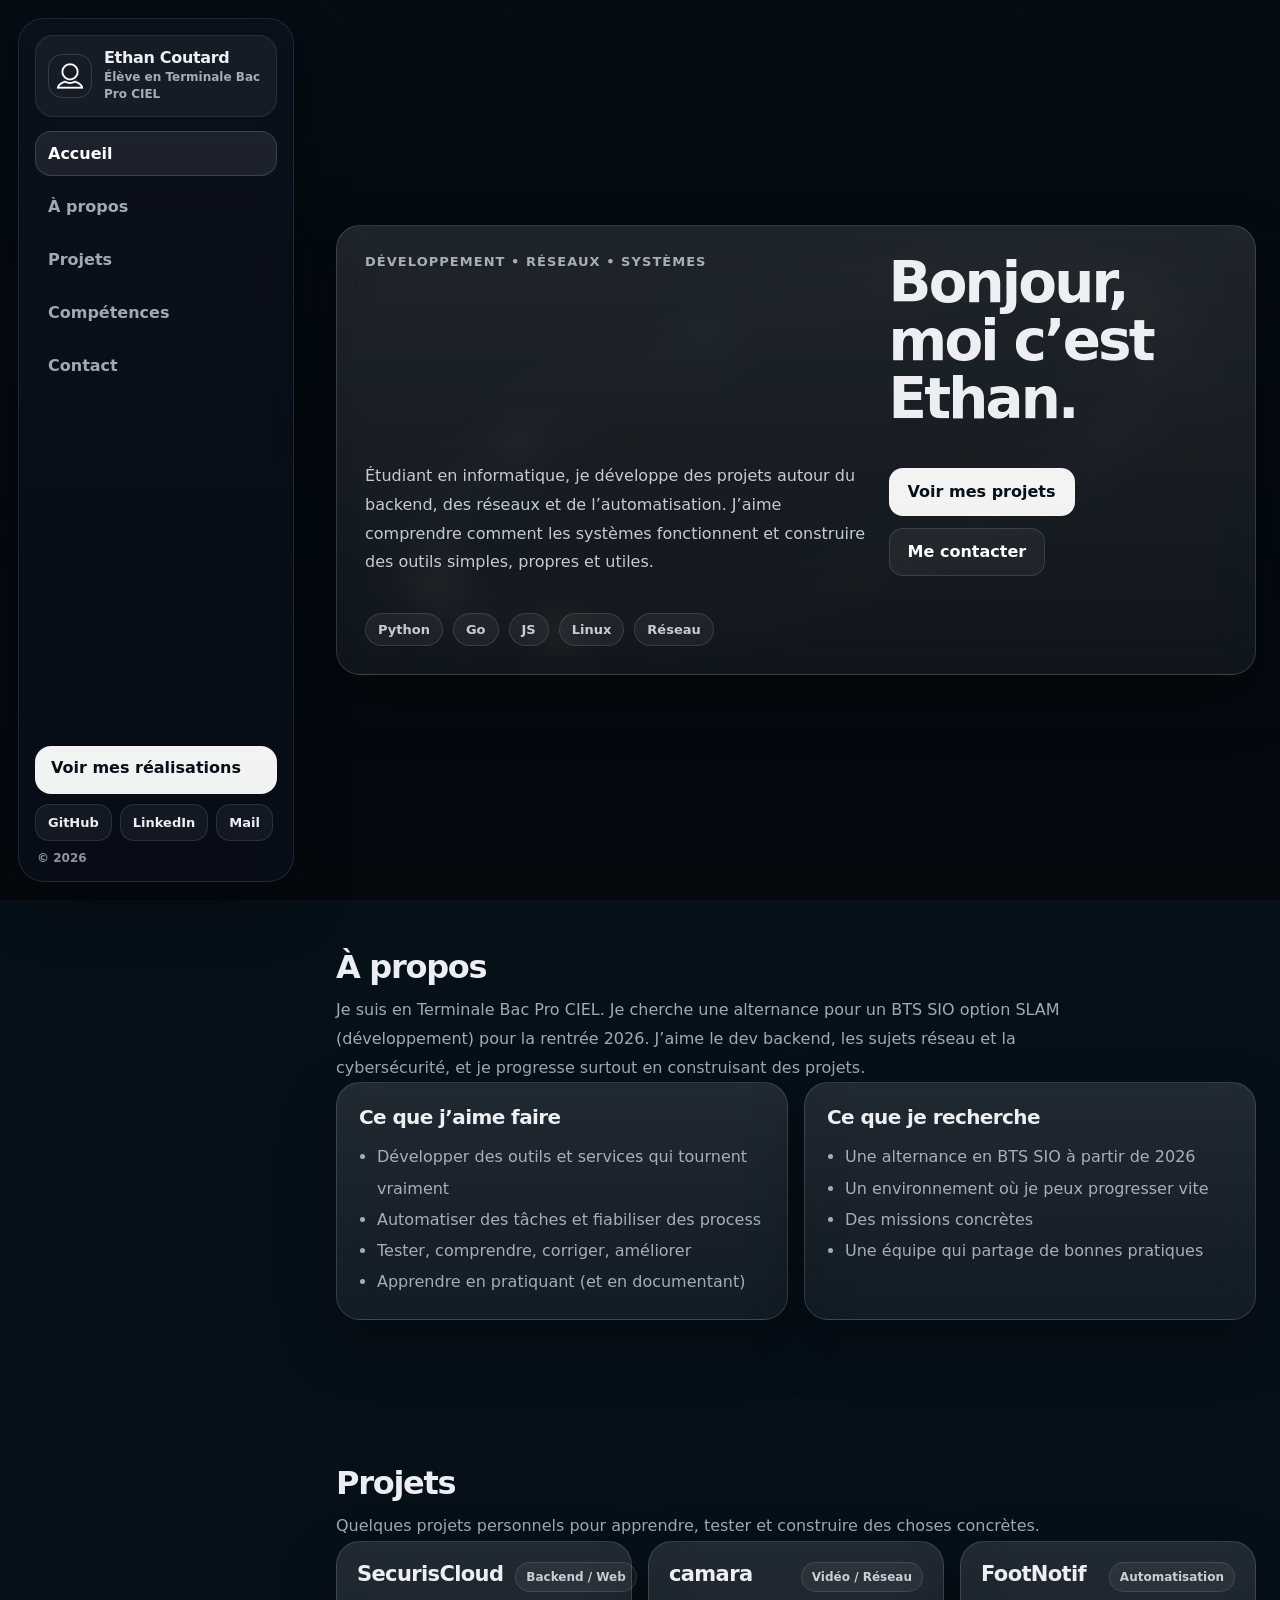
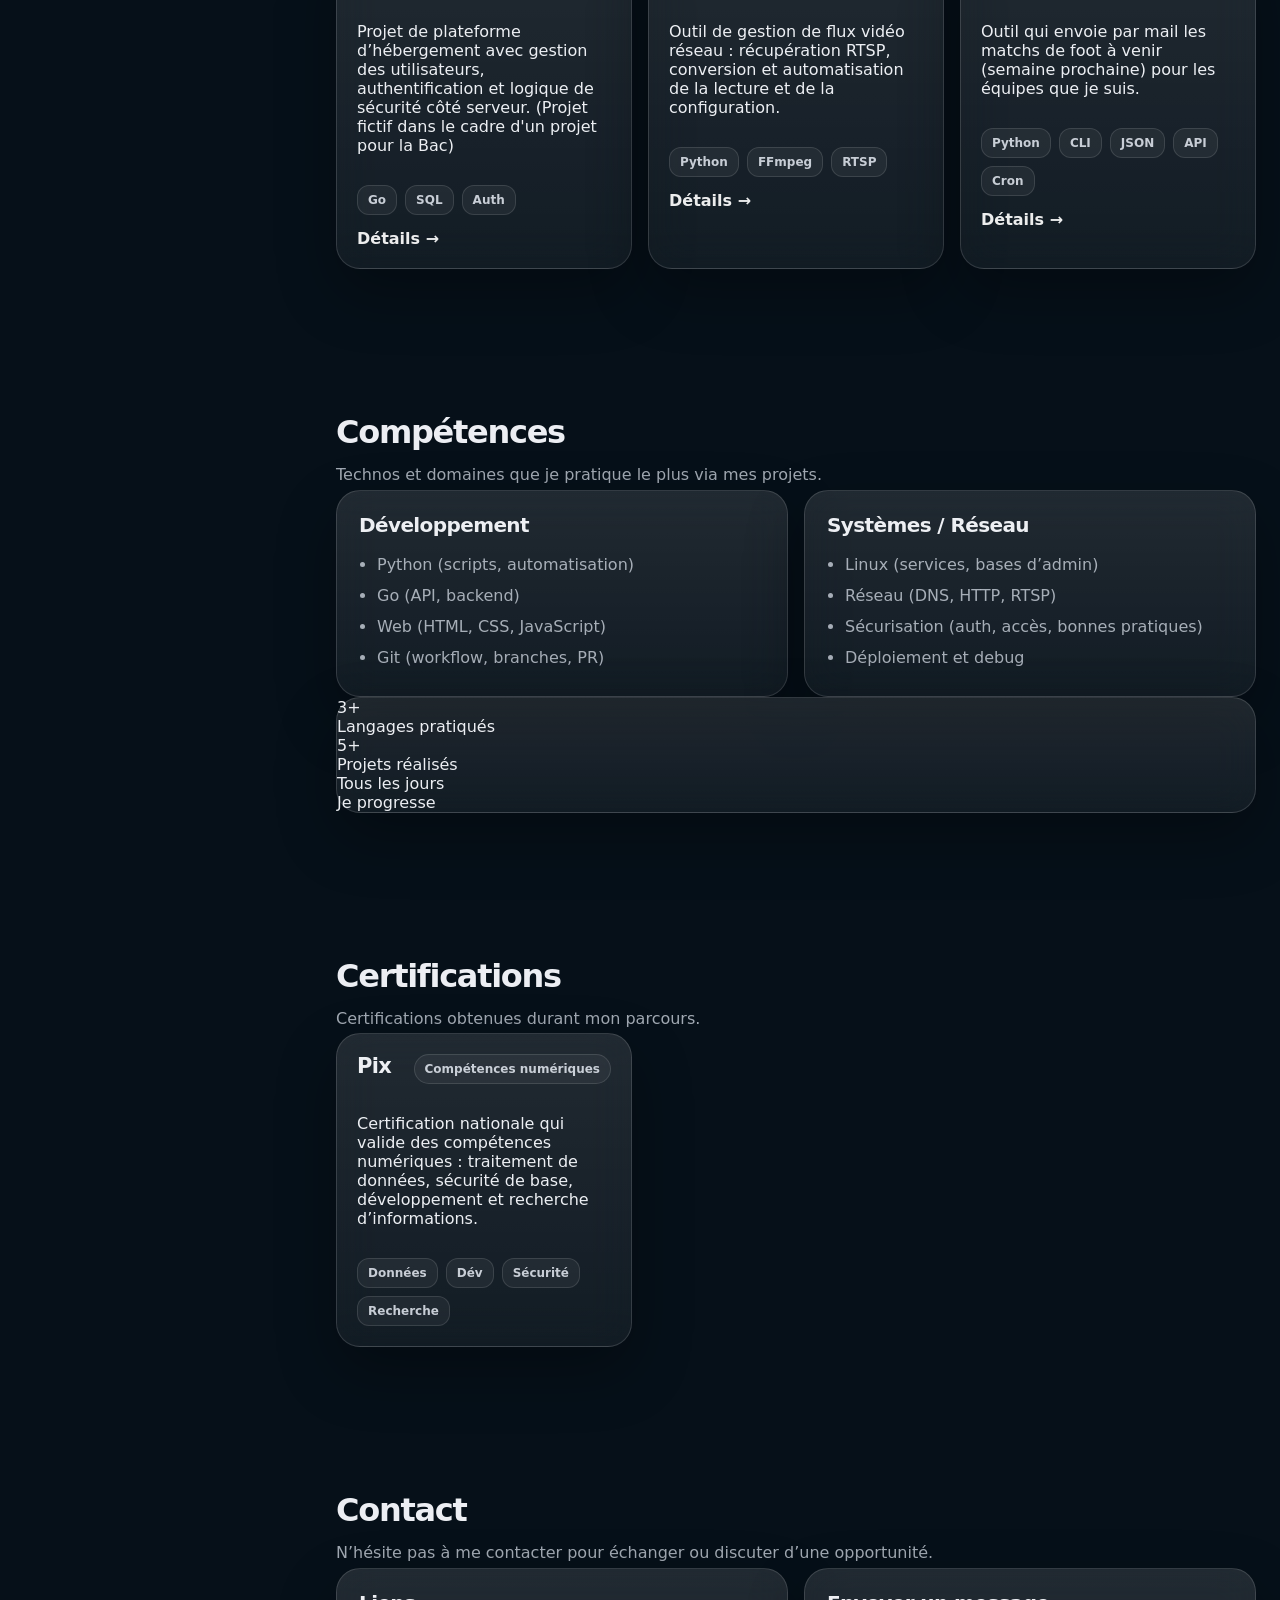
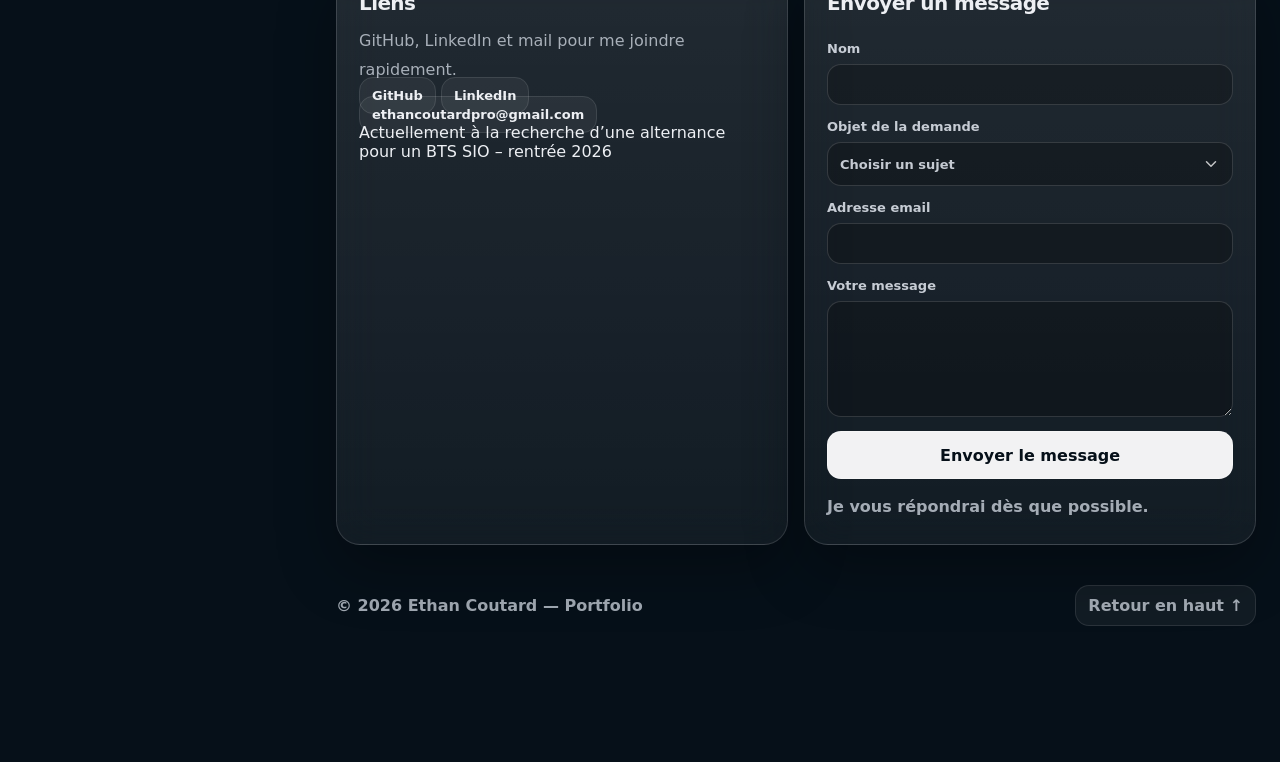
<file: accueuil.html>
<!DOCTYPE html>
<html lang="fr">
<head>
  <meta charset="UTF-8" />
  <meta name="viewport" content="width=device-width, initial-scale=1.0" />
  <title>Ethan Coutard | Portfolio</title>
  <link rel="stylesheet" href="./styles/style.css" />
  <link rel="preconnect" href="https://fonts.googleapis.com">
  <link rel="preconnect" href="https://fonts.gstatic.com" crossorigin>
  <link href="https://fonts.googleapis.com/css2?family=Inter:wght@400;600;800&display=swap" rel="stylesheet">
</head>

<body>
  <div id="loader">
    <div class="loader-content">
      <div class="spinner"></div>
      <p>Chargement du portfolio…</p>
    </div>
  </div>

  <video class="bg-video" id="video" autoplay muted loop playsinline preload="metadata">
  <source src="https://securiscloud.ovh/Pages/background.mp4" type="video/mp4">
  </video>
  <div class="overlay"></div>

  <button class="menu-btn" id="menuBtn" aria-label="Ouvrir le menu" type="button">
    <span></span><span></span><span></span>
  </button>

  <aside class="sidebar" id="sidebar">
    <a class="brand" href="#top">
      <img src="images/profil.png" alt="Photo de profil" width="44" height="44">
      <div class="brand-text">
        <div class="brand-name">Ethan Coutard</div>
        <div class="brand-sub">Élève en Terminale Bac Pro CIEL</div>
      </div>
    </a>

    <nav class="nav">
      <a class="nav-link active" href="#top">Accueil</a>
      <a class="nav-link" href="#about">À propos</a>
      <a class="nav-link" href="#projects">Projets</a>
      <a class="nav-link" href="#skills">Compétences</a>
      <a class="nav-link" href="#contact">Contact</a>
    </nav>

    <div class="sidebar-footer">
      <a class="cta" href="#projects">Voir mes réalisations</a>
      <div class="mini-links">
        <a class="chip" href="https://github.com/EthanCoutard" target="_blank" rel="noreferrer">GitHub</a>
        <a class="chip" href="https://www.linkedin.com/in/ethan-coutard-763733340/" target="_blank" rel="noreferrer">LinkedIn</a>
        <a class="chip" href="mailto:ethancoutardpro@gmail.com">Mail</a>
      </div>
      <div class="small">© <span id="year"></span></div>
    </div>
  </aside>

  <main class="main" id="top">
    <section class="hero">
      <div class="hero-stage">
        <div class="orbit-wrapper">
          <div class="orbit-parallax">
            <div class="orbit-3d">
              <div class="spin-x">
                <div class="spin-y">
                  <div class="spin-z">
                    <div class="orbit-tilt">
                      <div class="orbit-ring"></div>

                      <div class="planets">
                        <span class="p mercury"></span>
                        <span class="p venus"></span>
                        <span class="p earth"></span>
                        <span class="p mars"></span>
                        <span class="p jupiter"></span>
                        <span class="p saturn"><i class="saturn-ring"></i></span>
                        <span class="p uranus"></span>
                        <span class="p neptune"></span>
                      </div>

                    </div>
                  </div>
                </div>
              </div>
            </div>
          </div>
        </div>

        <div class="glass hero-card reveal">
          <p class="kicker">Développement • Réseaux • Systèmes</p>
          <h1 class="title">Bonjour, moi c’est Ethan.</h1>
          <p class="lead">
            Étudiant en informatique, je développe des projets autour du backend, des réseaux et de l’automatisation.
            J’aime comprendre comment les systèmes fonctionnent et construire des outils simples, propres et utiles.
          </p>

          <div class="hero-actions">
            <a class="btn primary" href="#projects">Voir mes projets</a>
            <a class="btn ghost" href="#contact">Me contacter</a>
          </div>

          <div class="badges">
            <span class="badge">Python</span>
            <span class="badge">Go</span>
            <span class="badge">JS</span>
            <span class="badge">Linux</span>
            <span class="badge">Réseau</span>
          </div>
        </div>
      </div>
    </section>

    <section class="section" id="about">
      <div class="section-head reveal">
        <h2>À propos</h2>
        <p>
          Je suis en Terminale Bac Pro CIEL. Je cherche une alternance pour un BTS SIO option SLAM (développement) pour la rentrée 2026.
          J’aime le dev backend, les sujets réseau et la cybersécurité, et je progresse surtout en construisant des projets.
        </p>
      </div>

      <div class="grid-2">
        <div class="glass card reveal">
          <h3>Ce que j’aime faire</h3>
          <ul class="list">
            <li>Développer des outils et services qui tournent vraiment</li>
            <li>Automatiser des tâches et fiabiliser des process</li>
            <li>Tester, comprendre, corriger, améliorer</li>
            <li>Apprendre en pratiquant (et en documentant)</li>
          </ul>
        </div>

        <div class="glass card reveal">
          <h3>Ce que je recherche</h3>
          <ul class="list">
            <li>Une alternance en BTS SIO à partir de 2026</li>
            <li>Un environnement où je peux progresser vite</li>
            <li>Des missions concrètes</li>
            <li>Une équipe qui partage de bonnes pratiques</li>
          </ul>
        </div>
      </div>
    </section>

    <section class="section" id="projects">
      <div class="section-head reveal">
        <h2>Projets</h2>
        <p>Quelques projets personnels pour apprendre, tester et construire des choses concrètes.</p>
      </div>

      <div class="grid-3">
        <article class="glass project reveal">
          <div class="project-top">
            <div class="status">
                <span class="dot-orange"></span>
                <h3>SecurisCloud</h3>
            </div>

            <span class="tag">Backend / Web</span>
          </div>
          <p>
            Projet de plateforme d’hébergement avec gestion des utilisateurs, authentification et logique de sécurité côté serveur. (Projet fictif dans le cadre d'un projet pour la Bac)
          </p>
          <div class="stack">
            <span>Go</span><span>SQL</span><span>Auth</span>
          </div>
          <a class="link" href="#">Détails →</a>
        </article>

        <article class="glass project reveal">
          <div class="project-top">
            <div class="status">
                <span class="dot-orange"></span>
                <h3>camara</h3>
            </div>

            <span class="tag">Vidéo / Réseau</span>
          </div>
          <p>
            Outil de gestion de flux vidéo réseau : récupération RTSP, conversion et automatisation de la lecture et de la configuration.
          </p>
          <div class="stack">
            <span>Python</span><span>FFmpeg</span><span>RTSP</span>
          </div>
          <a class="link" href="#">Détails →</a>
        </article>

        <article class="glass project reveal">
          <div class="project-top">
            <div class="status">
              <span class="dot-orange"></span>
              <h3>FootNotif</h3>
            </div>
            
            <span class="tag">Automatisation</span>
          </div>
          <p>
            Outil qui envoie par mail les matchs de foot à venir (semaine prochaine) pour les équipes que je suis.
          </p>
          <div class="stack">
            <span>Python</span><span>CLI</span><span>JSON</span><span>API</span><span>Cron</span>
          </div>
          <a class="link" href="#">Détails →</a>
        </article>
      </div>
    </section>

    <section class="section" id="skills">
      <div class="section-head reveal">
        <h2>Compétences</h2>
        <p>Technos et domaines que je pratique le plus via mes projets.</p>
      </div>

      <div class="grid-2">
        <div class="glass card reveal">
          <h3>Développement</h3>
          <ul class="list">
            <li>Python (scripts, automatisation)</li>
            <li>Go (API, backend)</li>
            <li>Web (HTML, CSS, JavaScript)</li>
            <li>Git (workflow, branches, PR)</li>
          </ul>
        </div>

        <div class="glass card reveal">
          <h3>Systèmes / Réseau</h3>
          <ul class="list">
            <li>Linux (services, bases d’admin)</li>
            <li>Réseau (DNS, HTTP, RTSP)</li>
            <li>Sécurisation (auth, accès, bonnes pratiques)</li>
            <li>Déploiement et debug</li>
          </ul>
        </div>
      </div>

      <div class="glass stats reveal">
        <div class="stat">
          <div class="stat-value">3+</div>
          <div class="stat-label">Langages pratiqués</div>
        </div>
        <div class="stat">
          <div class="stat-value">5+</div>
          <div class="stat-label">Projets réalisés</div>
        </div>
        <div class="stat">
          <div class="stat-value">Tous les jours</div>
          <div class="stat-label">Je progresse</div>
        </div>
      </div>
    </section>

    <section class="section" id="certifications">
      <div class="section-head reveal">
        <h2>Certifications</h2>
        <p>Certifications obtenues durant mon parcours.</p>
      </div>

      <div class="grid-3">
        <article class="glass project reveal">
          <div class="project-top">
            <h3>Pix</h3>
            <span class="tag">Compétences numériques</span>
          </div>
          <p>
            Certification nationale qui valide des compétences numériques : traitement de données, sécurité de base,
            développement et recherche d’informations.
          </p>
          <div class="stack">
            <span>Données</span><span>Dév</span><span>Sécurité</span><span>Recherche</span>
          </div>
        </article>
      </div>
    </section>

    <section class="section" id="contact">
      <div class="section-head reveal">
        <h2>Contact</h2>
        <p>N’hésite pas à me contacter pour échanger ou discuter d’une opportunité.</p>
      </div>

      <div class="grid-2">
        <div class="glass card reveal">
          <h3>Liens</h3>
          <p class="muted">
            GitHub, LinkedIn et mail pour me joindre rapidement.
          </p>
          <div class="contact-links">
            <a class="chip" href="https://github.com/EthanCoutard" target="_blank" rel="noreferrer">GitHub</a>
            <a class="chip" href="https://www.linkedin.com/in/ethan-coutard-763733340/" target="_blank" rel="noreferrer">LinkedIn</a>
            <a class="chip" href="mailto:ethancoutardpro@gmail.com">ethancoutardpro@gmail.com</a>
          </div>
          <div class="status">
            <span class="dot"></span>
            Actuellement à la recherche d’une alternance pour un BTS SIO – rentrée 2026
          </div>
        </div>

        <form class="glass card reveal form" onsubmit="return sendMail(event)">
          <h3>Envoyer un message</h3>

          <label class="field">
            <span>Nom</span>
            <input id="name" type="text" autocomplete="name" required />
          </label>

          <label class="field">
            <span>Objet de la demande</span>

            <div class="cselect" data-select="objet-mail">
              <button class="cselect-btn" type="button" aria-haspopup="listbox" aria-expanded="false">
                <span class="cselect-value">Choisir un sujet</span>
                <span class="cselect-arrow" aria-hidden="true"></span>
              </button>

              <div class="cselect-menu" role="listbox" tabindex="-1">
                <button class="cselect-item" type="button" role="option" data-value="Demande de CV">Recevoir mon CV</button>
                <button class="cselect-item" type="button" role="option" data-value="Proposition de stage">Proposition de stage / alternance</button>
                <button class="cselect-item" type="button" role="option" data-value="Projet freelance">Projet informatique</button>
                <button class="cselect-item" type="button" role="option" data-value="Question">Question</button>
                <button class="cselect-item" type="button" role="option" data-value="Autre">Autre</button>
              </div>
            </div>

            <select name="objet" id="objet-mail" required hidden>
              <option value="">Choisir un sujet</option>
              <option value="Demande de CV">Recevoir mon CV</option>
              <option value="Proposition de stage">Proposition de stage / alternance</option>
              <option value="Projet freelance">Projet informatique</option>
              <option value="Question">Question</option>
              <option value="Autre">Autre</option>
            </select>
          </label>

          <label class="field">
            <span>Adresse email</span>
            <input id="email" type="email" autocomplete="email" required />
          </label>

          <label class="field">
            <span>Votre message</span>
            <textarea id="message" rows="6" required></textarea>
          </label>

          <button class="btn primary" type="submit">Envoyer le message</button>
          <p class="hint" id="hint">Je vous répondrai dès que possible.</p>
        </form>
      </div>

      <footer class="footer">
        <div class="footer-inner">
          <span>© <span id="year2"></span> Ethan Coutard — Portfolio</span>
          <a class="backtop" href="#top">Retour en haut ↑</a>
        </div>
      </footer>
    </section>
  </main>

  <script src="./scripts/script.js"></script>
</body>
</html>
</file>
<file: styles/style.css>
:root{
  --font:'Manrope',system-ui,-apple-system,BlinkMacSystemFont,'Segoe UI',sans-serif;
  --text:rgba(246,248,252,.96);
  --muted:rgba(222,228,239,.72);
  --muted-strong:rgba(232,237,246,.84);
  --text-subtle:rgba(255,255,255,.56);
  --border:rgba(255,255,255,.14);
  --border-strong:rgba(255,255,255,.22);
  --shadow:0 24px 60px rgba(0,0,0,.30);
  --shadow-strong:0 32px 72px rgba(0,0,0,.45);
  --body-bg:#061019;
  --loader-bg:#02060d;
  --fallback-bg:linear-gradient(180deg, #0b121a 0%, #121a24 50%, #0b1218 100%);
  --overlay-bg:linear-gradient(180deg, rgba(4,8,13,.34) 0%, rgba(4,8,13,.58) 28%, rgba(4,8,13,.82) 100%);
  --glass-fill:linear-gradient(180deg, rgba(255,255,255,.11), rgba(255,255,255,.05));
  --glass-hover:linear-gradient(180deg, rgba(255,255,255,.13), rgba(255,255,255,.07));
  --sidebar-fill:linear-gradient(180deg, rgba(12,18,30,.78), rgba(10,16,28,.56));
  --surface-soft:rgba(255,255,255,.05);
  --surface-soft-strong:rgba(255,255,255,.08);
  --surface-border-soft:rgba(255,255,255,.10);
  --surface-border-subtle:rgba(255,255,255,.08);
  --surface-text-strong:#fff;
  --button-fill:rgba(255,255,255,.06);
  --button-text:#fff;
  --button-border:rgba(255,255,255,.12);
  --accent-fill:rgba(255,255,255,.95);
  --accent-text:#061019;
  --accent-border:rgba(255,255,255,.26);
  --secondary-fill:rgba(255,255,255,.08);
  --secondary-border:rgba(255,255,255,.14);
  --field-bg:rgba(0,0,0,.24);
  --field-bg-focus:rgba(0,0,0,.30);
  --field-border:rgba(255,255,255,.14);
  --field-border-focus:rgba(255,255,255,.32);
  --control-bg:rgba(10,16,28,.72);
  --control-border:rgba(255,255,255,.12);
  --control-text:rgba(246,248,252,.96);
  --sidebar:276px;
}

html[data-theme="light"]{
  --text:rgba(21,32,51,.96);
  --muted:rgba(83,96,116,.76);
  --muted-strong:rgba(43,55,72,.88);
  --text-subtle:rgba(83,96,116,.76);
  --border:rgba(20,32,51,.10);
  --border-strong:rgba(20,32,51,.18);
  --shadow:0 20px 48px rgba(15,23,42,.08);
  --shadow-strong:0 28px 60px rgba(15,23,42,.12);
  --body-bg:#eef2f6;
  --loader-bg:#eef2f6;
  --fallback-bg:linear-gradient(180deg, #f8fafc 0%, #edf2f7 52%, #e6ecf3 100%);
  --overlay-bg:linear-gradient(180deg, rgba(245,247,250,.18) 0%, rgba(240,244,249,.46) 30%, rgba(235,240,246,.72) 100%);
  --glass-fill:linear-gradient(180deg, rgba(255,255,255,.88), rgba(255,255,255,.74));
  --glass-hover:linear-gradient(180deg, rgba(255,255,255,.96), rgba(255,255,255,.82));
  --sidebar-fill:linear-gradient(180deg, rgba(255,255,255,.92), rgba(247,249,252,.86));
  --surface-soft:rgba(255,255,255,.74);
  --surface-soft-strong:rgba(255,255,255,.90);
  --surface-border-soft:rgba(20,32,51,.08);
  --surface-border-subtle:rgba(20,32,51,.06);
  --surface-text-strong:#152033;
  --button-fill:rgba(255,255,255,.74);
  --button-text:#152033;
  --button-border:rgba(20,32,51,.10);
  --accent-fill:#152033;
  --accent-text:#f7f9fc;
  --accent-border:#152033;
  --secondary-fill:rgba(21,32,51,.06);
  --secondary-border:rgba(21,32,51,.10);
  --field-bg:rgba(255,255,255,.78);
  --field-bg-focus:#fff;
  --field-border:rgba(20,32,51,.10);
  --field-border-focus:rgba(20,32,51,.22);
  --control-bg:rgba(255,255,255,.90);
  --control-border:rgba(20,32,51,.08);
  --control-text:#152033;
}

*{box-sizing:border-box}
html,body{margin:0;padding:0;height:100%;scroll-behavior:smooth}
body{
  position:relative;
  overflow-x:hidden;
  font-family:var(--font);
  color:var(--text);
  background:var(--body-bg);
}

body.menu-open{
  overflow:hidden;
}
a,button{font:inherit}
a{color:inherit;text-decoration:none}

.bg-video{
  position:fixed;
  inset:0;
  width:100vw;
  height:100vh;
  object-fit:cover;
  object-position:center center;
  z-index:-999;
  pointer-events:none;
  opacity:0;
  filter:brightness(.34) saturate(.78) contrast(1.02);
  transition:opacity .6s ease;
}

.bg-video.loaded{
  opacity:1;
}

.bg-fallback{
  position:fixed;
  inset:0;
  z-index:-1000;
  pointer-events:none;
  background:var(--fallback-bg);
}

.overlay{
  position:fixed;
  inset:0;
  background:var(--overlay-bg);
  z-index:-998;
  pointer-events:none;
}

.glass{
  background:var(--glass-fill);
  border:1px solid var(--border);
  border-radius:24px;
  box-shadow:var(--shadow);
  backdrop-filter:blur(20px);
  -webkit-backdrop-filter:blur(20px);
}

#loader{
  position:fixed;
  inset:0;
  display:flex;
  align-items:center;
  justify-content:center;
  background:var(--loader-bg);
  z-index:99999;
  transition:opacity .6s ease, visibility .6s ease;
}

#loader.hidden{
  opacity:0;
  visibility:hidden;
}

.loader-content{
  display:flex;
  flex-direction:column;
  align-items:center;
  gap:18px;
}

.spinner{
  width:54px;
  height:54px;
  border-radius:999px;
  border:4px solid var(--border);
  border-top-color:var(--surface-text-strong);
  animation:spin 1s linear infinite;
}

@keyframes spin{
  from{transform:rotate(0deg)}
  to{transform:rotate(360deg)}
}

.sidebar{
  position:fixed;
  top:18px;
  left:18px;
  width:var(--sidebar);
  height:calc(100vh - 36px);
  padding:16px;
  display:flex;
  flex-direction:column;
  gap:14px;
  z-index:1000;
  border-radius:26px;
  background:var(--sidebar-fill);
  border:1px solid var(--surface-border-soft);
  backdrop-filter:blur(20px);
  -webkit-backdrop-filter:blur(20px);
  box-shadow:var(--shadow);
  overflow-y:auto;
  overscroll-behavior:contain;
  scrollbar-width:thin;
}

.brand{
  display:flex;
  align-items:center;
  gap:12px;
  padding:12px;
  border-radius:18px;
  background:var(--surface-soft);
  border:1px solid var(--surface-border-subtle);
}

.brand img{
  border-radius:14px;
  border:1px solid var(--border);
}

.brand-text{display:flex;flex-direction:column;gap:2px}
.brand-name{font-weight:800;letter-spacing:-.02em}
.brand-sub{font-size:12px;color:var(--muted);font-weight:700;line-height:1.45}

.nav{
  display:flex;
  flex-direction:column;
  gap:8px;
}

.nav-link{
  padding:12px;
  border-radius:16px;
  color:var(--muted);
  font-weight:700;
  border:1px solid transparent;
  transition:transform .18s ease, background .18s ease, color .18s ease, border-color .18s ease;
}

.nav-link:hover{
  transform:translateY(-1px);
  background:var(--surface-soft-strong);
  color:var(--text);
}

.nav-link.active{
  background:var(--surface-soft-strong);
  border-color:var(--border);
  color:var(--surface-text-strong);
}

.sidebar-footer{
  margin-top:auto;
  display:flex;
  flex-direction:column;
  gap:10px;
}

.cta{
  min-height:48px;
  padding:12px 16px;
  border:none;
  border-radius:16px;
  background:var(--accent-fill);
  color:var(--accent-text);
  font-weight:800;
  cursor:pointer;
  transition:transform .18s ease, opacity .18s ease;
}

.cta:hover{transform:translateY(-1px);opacity:.96}

.mini-links{
  display:flex;
  flex-wrap:wrap;
  gap:8px;
}

.chip{
  padding:10px 12px;
  border-radius:14px;
  background:var(--surface-soft);
  border:1px solid var(--surface-border-soft);
  font-size:13px;
  font-weight:700;
  transition:transform .18s ease, background .18s ease, border-color .18s ease;
}

.chip:hover{
  transform:translateY(-1px);
  background:var(--surface-soft-strong);
  border-color:var(--border);
}

.small{
  padding-left:2px;
  font-size:12px;
  font-weight:700;
  color:var(--text-subtle);
}

.main{
  position:relative;
  z-index:1;
  margin-left:calc(var(--sidebar) + 36px);
  padding:24px 24px 64px;
}

.hero{
  min-height:calc(100vh - 48px);
  display:grid;
  place-items:center;
}

.hero-stage{
  position:relative;
  width:min(1100px,100%);
}

.hero-card{
  position:relative;
  z-index:5;
  width:min(1100px,100%);
  padding:28px;
  display:grid;
  grid-template-columns:minmax(0,1.2fr) minmax(280px,.8fr);
  gap:16px;
  align-items:start;
}

.hero-copy{
  display:flex;
  flex-direction:column;
  min-width:0;
}

.kicker{
  margin:0 0 14px;
  color:var(--muted);
  font-size:13px;
  font-weight:800;
  letter-spacing:.08em;
  text-transform:uppercase;
}

.title{
  margin:0;
  max-width:16ch;
  font-size:clamp(36px, 4.4vw, 60px);
  line-height:1.03;
  letter-spacing:-.05em;
}

.lead{
  margin:18px 0 0;
  max-width:64ch;
  color:var(--muted-strong);
  line-height:1.8;
  font-size:16px;
}

.hero-note{
  margin:14px 0 0;
  color:var(--muted-strong);
  font-size:14px;
  font-weight:700;
  line-height:1.7;
}

.hero-actions{
  display:flex;
  gap:12px;
  flex-wrap:wrap;
  margin-top:24px;
}

.btn{
  display:inline-flex;
  align-items:center;
  justify-content:center;
  min-height:48px;
  padding:12px 18px;
  border-radius:14px;
  border:1px solid var(--button-border, var(--border));
  background:var(--button-fill);
  color:var(--button-text);
  font-weight:800;
  cursor:pointer;
  transition:transform .18s ease, opacity .18s ease, background .18s ease, border-color .18s ease;
}

.btn:hover{transform:translateY(-1px);opacity:.97}

.btn.primary{
  background:var(--accent-fill);
  color:var(--accent-text);
  border-color:var(--accent-border);
}

.btn.secondary{
  background:var(--secondary-fill);
  border-color:var(--secondary-border);
}

.btn.ghost{
  background:var(--surface-soft);
}

.badges{
  display:flex;
  flex-wrap:wrap;
  gap:10px;
  margin-top:20px;
}

.badge{
  padding:8px 12px;
  border-radius:999px;
  background:var(--surface-soft);
  border:1px solid var(--button-border, var(--border));
  color:var(--muted-strong);
  font-size:13px;
  font-weight:800;
}

.hero-panels{
  display:grid;
  gap:12px;
  min-width:0;
}

.info-panel{
  padding:16px;
  border-radius:18px;
  background:var(--surface-soft);
  border:1px solid var(--surface-border-soft);
}

.info-label{
  display:block;
  margin-bottom:8px;
  color:var(--muted);
  font-size:11px;
  font-weight:800;
  letter-spacing:.08em;
  text-transform:uppercase;
}

.info-value{
  display:block;
  font-size:17px;
  line-height:1.45;
  letter-spacing:-.03em;
}

.info-panel p{
  margin:10px 0 0;
  color:var(--muted);
  line-height:1.65;
}

.section{
  padding:72px 0;
  scroll-margin-top:120px;
}

.section-head{
  max-width:760px;
  display:flex;
  flex-direction:column;
  gap:10px;
}

.section-head h2{
  margin:0;
  font-size:32px;
  letter-spacing:-.04em;
}

.section-head p{
  margin:0;
  color:var(--muted);
  line-height:1.8;
}

.section-head-row{
  display:flex;
  align-items:flex-end;
  justify-content:space-between;
  gap:20px;
  margin-bottom:22px;
}

.section-link{
  flex-shrink:0;
  padding:11px 14px;
  border-radius:14px;
  background:var(--surface-soft);
  border:1px solid var(--surface-border-soft);
  font-weight:800;
  transition:transform .18s ease, background .18s ease, border-color .18s ease;
}

.section-link:hover{
  transform:translateY(-1px);
  background:var(--surface-soft-strong);
  border-color:var(--border);
}

.grid-2{
  display:grid;
  grid-template-columns:repeat(2,minmax(0,1fr));
  gap:16px;
}

.grid-3{
  display:grid;
  grid-template-columns:repeat(3,minmax(0,1fr));
  gap:16px;
}

.card{
  padding:22px;
}

.card h3{
  margin:0 0 12px;
  font-size:20px;
  letter-spacing:-.03em;
}

.card p{
  margin:0;
  color:var(--muted);
  line-height:1.8;
}

.list{
  margin:0;
  padding-left:18px;
  color:var(--muted);
  line-height:1.95;
}

.tight li + li{
  margin-top:4px;
}

.project{
  padding:20px;
  display:flex;
  flex-direction:column;
  gap:14px;
  transition:transform .18s ease, background .18s ease, border-color .18s ease, box-shadow .18s ease;
}

.project:hover{
  transform:translateY(-2px);
  background:var(--glass-hover);
  border-color:var(--border-strong);
  box-shadow:var(--shadow-strong);
}

.project-top{
  display:flex;
  align-items:flex-start;
  justify-content:space-between;
  gap:12px;
}

.project h3{
  margin:0;
  font-size:21px;
  letter-spacing:-.03em;
}

.tag{
  padding:7px 10px;
  border-radius:999px;
  background:var(--surface-soft);
  border:1px solid var(--button-border, var(--border));
  font-size:12px;
  font-weight:800;
  color:var(--muted-strong);
  white-space:nowrap;
}

.project-details{
  margin:0;
  padding:0;
  list-style:none;
  display:grid;
  gap:10px;
}

.project-details li{
  padding:13px 14px;
  border-radius:16px;
  background:var(--surface-soft);
  border:1px solid var(--surface-border-soft);
  color:var(--muted-strong);
  line-height:1.72;
  font-size:14px;
}

.project-details strong{
  display:block;
  margin-bottom:6px;
  color:var(--muted);
  font-size:11px;
  font-weight:800;
  letter-spacing:.08em;
  text-transform:uppercase;
}

.stack{
  display:flex;
  flex-wrap:wrap;
  gap:8px;
}

.stack span,
.pill{
  padding:7px 10px;
  border-radius:12px;
  background:var(--surface-soft);
  border:1px solid var(--button-border, var(--border));
  color:var(--muted-strong);
  font-size:12px;
  font-weight:800;
}

.project-actions{
  margin-top:auto;
  display:flex;
  align-items:center;
  justify-content:flex-end;
  gap:10px;
  flex-wrap:wrap;
}

.link{
  font-weight:800;
  color:var(--surface-text-strong);
  opacity:.92;
  transition:opacity .18s ease;
}

.link:hover{opacity:1}

.timeline{
  display:grid;
  gap:16px;
}

.company-card{
  padding:22px;
  display:flex;
  flex-direction:column;
  gap:16px;
}

.company-card-featured{
  background:var(--glass-hover);
  border-color:var(--border-strong);
  box-shadow:var(--shadow-strong);
}

.company-head{
  display:flex;
  align-items:flex-start;
  justify-content:space-between;
  gap:16px;
}

.company-ident{
  display:flex;
  flex-direction:column;
  gap:4px;
}

.company-kicker{
  margin:0;
  color:var(--muted);
  font-size:11px;
  font-weight:800;
  letter-spacing:.08em;
  text-transform:uppercase;
}

.company-head h3{
  margin:0;
  font-size:24px;
  letter-spacing:-.03em;
}

.company-location{
  margin:0;
  color:var(--muted-strong);
  font-weight:700;
}

.company-badge{
  flex-shrink:0;
  padding:8px 12px;
  border-radius:999px;
  background:var(--surface-soft);
  border:1px solid var(--button-border, var(--border));
  color:var(--muted-strong);
  font-size:12px;
  font-weight:800;
}

.company-summary{
  margin:0;
  color:var(--muted);
  line-height:1.8;
}

.period-list{
  display:grid;
  gap:12px;
}

.period-item{
  padding:16px;
  border-radius:18px;
  background:var(--surface-soft);
  border:1px solid var(--surface-border-soft);
  display:flex;
  flex-direction:column;
  gap:12px;
}

.period-item-featured{
  background:var(--glass-hover);
  border-color:var(--border);
}

.period-meta{
  display:flex;
  align-items:center;
  justify-content:space-between;
  gap:12px;
  color:var(--muted);
  font-size:13px;
  font-weight:700;
}

.period-meta strong{
  color:var(--surface-text-strong);
  font-size:13px;
  font-weight:800;
}

.period-item h4{
  margin:0;
  font-size:18px;
  letter-spacing:-.03em;
}

.period-item p{
  margin:0;
  color:var(--muted);
  line-height:1.8;
}

.experience-proof{
  padding:16px;
  border-radius:18px;
  background:var(--surface-soft);
  border:1px solid var(--surface-border-soft);
}

.experience-proof span{
  display:block;
  margin-bottom:8px;
  color:var(--muted);
  font-size:11px;
  font-weight:800;
  letter-spacing:.08em;
  text-transform:uppercase;
}

.experience-proof p{
  margin:0;
  color:var(--muted-strong);
  line-height:1.75;
}

.experience-grid{
  margin-top:16px;
}

.skill-card{
  display:flex;
  flex-direction:column;
  gap:14px;
}

.pills{
  display:flex;
  flex-wrap:wrap;
  gap:8px;
}

.indicators{
  margin-top:18px;
  padding:16px;
  display:grid;
  grid-template-columns:repeat(3,minmax(0,1fr));
  gap:12px;
}

.indicator{
  padding:16px;
  border-radius:18px;
  background:var(--surface-soft);
  border:1px solid var(--surface-border-soft);
}

.indicator span{
  display:block;
  margin-bottom:8px;
  color:var(--muted);
  font-size:11px;
  font-weight:800;
  letter-spacing:.08em;
  text-transform:uppercase;
}

.indicator strong{
  display:block;
  font-size:17px;
  line-height:1.55;
  letter-spacing:-.03em;
}

.muted{color:var(--muted)}

.contact-card{
  display:flex;
  flex-direction:column;
  gap:14px;
}

.contact-actions{
  display:flex;
  flex-direction:column;
  gap:10px;
}

.contact-action{
  display:flex;
  flex-direction:column;
  gap:6px;
  width:100%;
  padding:14px 16px;
  text-align:left;
  border:none;
  border-radius:16px;
  background:var(--surface-soft);
  border:1px solid var(--surface-border-soft);
  color:var(--surface-text-strong);
  transition:transform .18s ease, background .18s ease, border-color .18s ease;
}

.contact-action:hover{
  transform:translateY(-1px);
  background:var(--surface-soft-strong);
  border-color:var(--border);
}

.contact-action span{
  color:var(--muted);
  font-size:11px;
  font-weight:800;
  letter-spacing:.08em;
  text-transform:uppercase;
}

.contact-action strong{
  font-size:15px;
  line-height:1.55;
}

.contact-action-button{
  cursor:pointer;
}

.availability{
  display:flex;
  align-items:flex-start;
  gap:10px;
  color:var(--muted);
  font-weight:700;
  line-height:1.7;
}

.availability-dot{
  width:10px;
  height:10px;
  margin-top:8px;
  flex-shrink:0;
  border-radius:999px;
  background:#53ff9f;
  box-shadow:0 0 12px rgba(83,255,159,.85);
}

.form{
  display:flex;
  flex-direction:column;
  gap:14px;
}

.field{
  display:flex;
  flex-direction:column;
  gap:8px;
}

.field span{
  color:var(--muted-strong);
  font-size:13px;
  font-weight:800;
}

input,textarea{
  width:100%;
  padding:12px;
  border-radius:14px;
  border:1px solid var(--field-border);
  background:var(--field-bg);
  color:var(--text);
  outline:none;
  font-family:var(--font);
}

input:focus,textarea:focus{
  border-color:var(--field-border-focus);
  background:var(--field-bg-focus);
}

.hint{
  margin:0;
  min-height:18px;
  color:var(--muted);
  font-weight:700;
  line-height:1.6;
}

.footer{
  margin-top:40px;
}

.footer-inner{
  display:flex;
  align-items:center;
  justify-content:space-between;
  gap:12px;
  color:var(--muted);
  font-weight:800;
}

.backtop{
  padding:10px 12px;
  border-radius:14px;
  background:var(--surface-soft);
  border:1px solid var(--surface-border-soft);
  transition:transform .18s ease, background .18s ease, border-color .18s ease;
}

.backtop:hover{
  transform:translateY(-1px);
  background:var(--surface-soft-strong);
  border-color:var(--border);
}

.reveal{opacity:1;transform:none}

html.js .reveal{
  opacity:0;
  transform:translateY(10px);
  transition:opacity .6s ease, transform .6s ease;
}

html.js .reveal.show{
  opacity:1;
  transform:translateY(0);
}

.menu-btn{
  display:none;
  position:fixed;
  top:18px;
  left:18px;
  width:46px;
  height:46px;
  border:none;
  border-radius:16px;
  background:var(--control-bg);
  border:1px solid var(--control-border);
  backdrop-filter:blur(16px);
  -webkit-backdrop-filter:blur(16px);
  z-index:1200;
}

.menu-btn span{
  display:block;
  width:18px;
  height:2px;
  margin:4px auto;
  border-radius:999px;
  background:var(--surface-text-strong);
}

.orbit-wrapper{
  position:absolute;
  inset:0;
  display:none;
  place-items:center;
  pointer-events:none;
  z-index:4;
}

.orbit-3d{
  width:clamp(560px, 85vmin, 1400px);
  aspect-ratio:1/1;
  position:absolute;
  top:50%;
  left:50%;
  transform:translate(-50%,-50%);
  transform-style:preserve-3d;
}

.spin-x,.spin-y,.spin-z,.orbit-tilt{
  width:100%;
  height:100%;
  transform-style:preserve-3d;
  will-change:transform;
}

.spin-x{animation:spinX 34s linear infinite}
.spin-y{animation:spinY 26s linear infinite}
.spin-z{animation:spinZ 18s linear infinite}

@keyframes spinX{
  from{transform:rotateX(0deg)}
  to{transform:rotateX(360deg)}
}

@keyframes spinY{
  from{transform:rotateY(0deg)}
  to{transform:rotateY(360deg)}
}

@keyframes spinZ{
  from{transform:rotateZ(0deg)}
  to{transform:rotateZ(360deg)}
}

.orbit-tilt{
  position:relative;
  transform:rotateX(68deg) rotateY(-18deg);
}

.orbit-ring{
  position:absolute;
  inset:0;
  border-radius:50%;
  border:1.5px solid rgba(255,255,255,.18);
  box-shadow:
    0 0 90px rgba(255,255,255,.04),
    inset 0 0 70px rgba(255,255,255,.03);
}

.planets{
  position:absolute;
  inset:0;
  border-radius:50%;
}

.p{
  position:absolute;
  inset:0;
  transform:rotateZ(var(--a));
}

.p::before{
  content:'';
  position:absolute;
  top:0;
  left:50%;
  width:var(--size);
  height:var(--size);
  transform:translate(-50%,-50%);
  border-radius:50%;
  background:var(--c);
  box-shadow:0 0 16px rgba(255,255,255,.28);
}

.mercury{--a:20deg;--size:8px;--c:#b7b0a7}
.venus{--a:70deg;--size:10px;--c:#d7b27a}
.earth{--a:120deg;--size:10px;--c:#6aa7ff}
.mars{--a:170deg;--size:9px;--c:#c86b4a}
.jupiter{--a:220deg;--size:16px;--c:#d6b28a}
.saturn{--a:260deg;--size:14px;--c:#e2c79a}
.uranus{--a:310deg;--size:12px;--c:#9de0e6}
.neptune{--a:345deg;--size:12px;--c:#4c6fff}

.saturn{
  position:absolute;
  inset:0;
}

.saturn .saturn-ring{
  position:absolute;
  top:0;
  left:50%;
  width:calc(var(--size) * 2.9);
  height:calc(var(--size) * 1.25);
  transform:translate(-50%,-50%) rotate(-20deg);
  border-radius:50%;
  border:1px solid rgba(255,255,255,.48);
  box-shadow:0 0 18px rgba(255,255,255,.08);
  opacity:.78;
}

.orbit-parallax{
  width:100%;
  height:100%;
  transform-style:preserve-3d;
  will-change:transform;
  transform:rotateX(var(--py, 0deg)) rotateY(var(--px, 0deg));
}

.orbit-wrapper.is-paused .spin-x,
.orbit-wrapper.is-paused .spin-y,
.orbit-wrapper.is-paused .spin-z{
  animation-play-state:paused;
}

@media (hover: hover) and (pointer: fine){
  .orbit-wrapper{
    display:grid;
  }
}

.cselect{
  position:relative;
}

.cselect-btn{
  width:100%;
  display:flex;
  align-items:center;
  justify-content:space-between;
  gap:12px;
  padding:12px;
  border-radius:14px;
  border:1px solid var(--field-border);
  background:var(--field-bg);
  color:var(--text);
  font-family:var(--font);
  font-weight:800;
  cursor:pointer;
  transition:.2s ease;
}

.cselect-btn:focus{
  outline:none;
  border-color:var(--field-border-focus);
  background:var(--field-bg-focus);
}

.cselect-value{color:var(--surface-text-strong)}

.cselect-arrow{
  width:18px;
  height:18px;
  flex:0 0 18px;
  background:var(--surface-text-strong);
  -webkit-mask:url("data:image/svg+xml,%3Csvg xmlns='http://www.w3.org/2000/svg' width='18' height='18' fill='none' viewBox='0 0 24 24'%3E%3Cpath stroke='black' stroke-width='2' stroke-linecap='round' stroke-linejoin='round' d='m6 9 6 6 6-6'/%3E%3C/svg%3E") center/18px 18px no-repeat;
  mask:url("data:image/svg+xml,%3Csvg xmlns='http://www.w3.org/2000/svg' width='18' height='18' fill='none' viewBox='0 0 24 24'%3E%3Cpath stroke='black' stroke-width='2' stroke-linecap='round' stroke-linejoin='round' d='m6 9 6 6 6-6'/%3E%3C/svg%3E") center/18px 18px no-repeat;
  opacity:.74;
  transition:transform .2s ease, opacity .2s ease;
}

.cselect.open .cselect-arrow{
  transform:rotate(180deg);
  opacity:.92;
}

.cselect-menu{
  position:absolute;
  left:0;
  right:0;
  top:calc(100% + 10px);
  padding:10px;
  display:none;
  z-index:2000;
  border-radius:16px;
  background:var(--control-bg);
  border:1px solid var(--control-border);
  box-shadow:var(--shadow-strong);
  backdrop-filter:blur(18px);
  -webkit-backdrop-filter:blur(18px);
}

.cselect.open .cselect-menu{display:block}

.cselect-item{
  width:100%;
  padding:10px;
  text-align:left;
  border:none;
  border-radius:12px;
  background:transparent;
  color:var(--surface-text-strong);
  font-family:var(--font);
  font-weight:800;
  cursor:pointer;
  transition:.16s ease;
}

.cselect-item:hover{
  background:var(--surface-soft-strong);
}

.cselect-item.is-selected{
  background:var(--surface-soft-strong);
}

@media (max-width: 1120px){
  .hero-card{
    grid-template-columns:1fr;
  }
  .title{
    max-width:none;
  }
  .hero-panels{
    grid-template-columns:repeat(3,minmax(0,1fr));
  }
}

@media (max-width: 980px){
  .grid-3,
  .grid-2,
  .indicators{
    grid-template-columns:1fr;
  }
  .main{
    padding:24px 20px 80px;
  }
  .section-head-row,
  .footer-inner{
    flex-direction:column;
    align-items:flex-start;
  }
  .company-head,
  .period-meta{
    flex-direction:column;
    align-items:flex-start;
  }
  .hero-panels{
    grid-template-columns:repeat(2,minmax(0,1fr));
  }
  .orbit-wrapper{
    opacity:.62;
  }
}

@media (max-width: 820px){
  .menu-btn{display:block}
  .sidebar{
    left:12px;
    top:12px;
    width:min(340px, calc(100vw - 24px));
    height:calc(100dvh - 24px);
    transform:translateX(calc(-100% - 30px));
    transition:transform .22s ease;
  }
  body.menu-open .sidebar{transform:translateX(0)}
  .main{
    margin-left:0;
    padding:84px 18px 60px;
  }
  .hero{
    min-height:auto;
  }
  .hero-card{
    padding:22px;
    gap:14px;
  }
  .title{
    font-size:clamp(34px, 10vw, 48px);
  }
  .project-top{
    flex-direction:column;
    align-items:flex-start;
  }
  .section{
    padding:60px 0;
  }
  .orbit-3d{
    width:min(92vw, 620px);
  }
}

@media (max-width: 700px){
  .hero-actions{
    flex-direction:column;
  }
  .btn{
    width:100%;
  }
  .hero-panels{
    grid-template-columns:1fr;
  }
  .section-link{
    width:100%;
    text-align:center;
  }
  .project-actions{
    justify-content:flex-start;
  }
  .tag,
  .company-badge{
    white-space:normal;
  }
}

@media (max-width: 560px){
  .main{
    padding:80px 14px 50px;
  }
  .hero-note{
    font-size:13px;
  }
  .section{
    padding:52px 0;
  }
  .section-head h2{
    font-size:28px;
  }
  .section-head p,
  .lead,
  .card p,
  .experience-content p,
  .company-summary{
    line-height:1.72;
  }
  .card,
  .project,
  .company-card,
  .period-item,
  .hero-card{
    padding:18px;
  }
  .info-panel,
  .indicator,
  .project-details li,
  .experience-proof,
  .contact-action{
    padding:14px;
  }
  .company-head h3{
    font-size:22px;
  }
  .project h3{
    font-size:20px;
  }
  .orbit-wrapper{
    opacity:.42;
  }
  .orbit-3d{
    width:min(118vw, 460px);
  }
}

@media (max-width: 420px){
  .brand{
    padding:10px;
  }
  .brand-sub{
    font-size:11px;
  }
  .title{
    font-size:clamp(30px, 11vw, 40px);
  }
  .kicker{
    font-size:11px;
  }
  .badge,
  .stack span,
  .pill,
  .chip{
    font-size:12px;
  }
  .project-details li{
    font-size:13px;
  }
}

@media (prefers-reduced-motion: reduce){
  .bg-video{
    display:none;
  }
}

html[data-theme="light"] .bg-video{
  filter:brightness(.5) saturate(.82) contrast(1.02);
}

html[data-theme="light"] .orbit-wrapper{
  opacity:.22;
}
</file>
